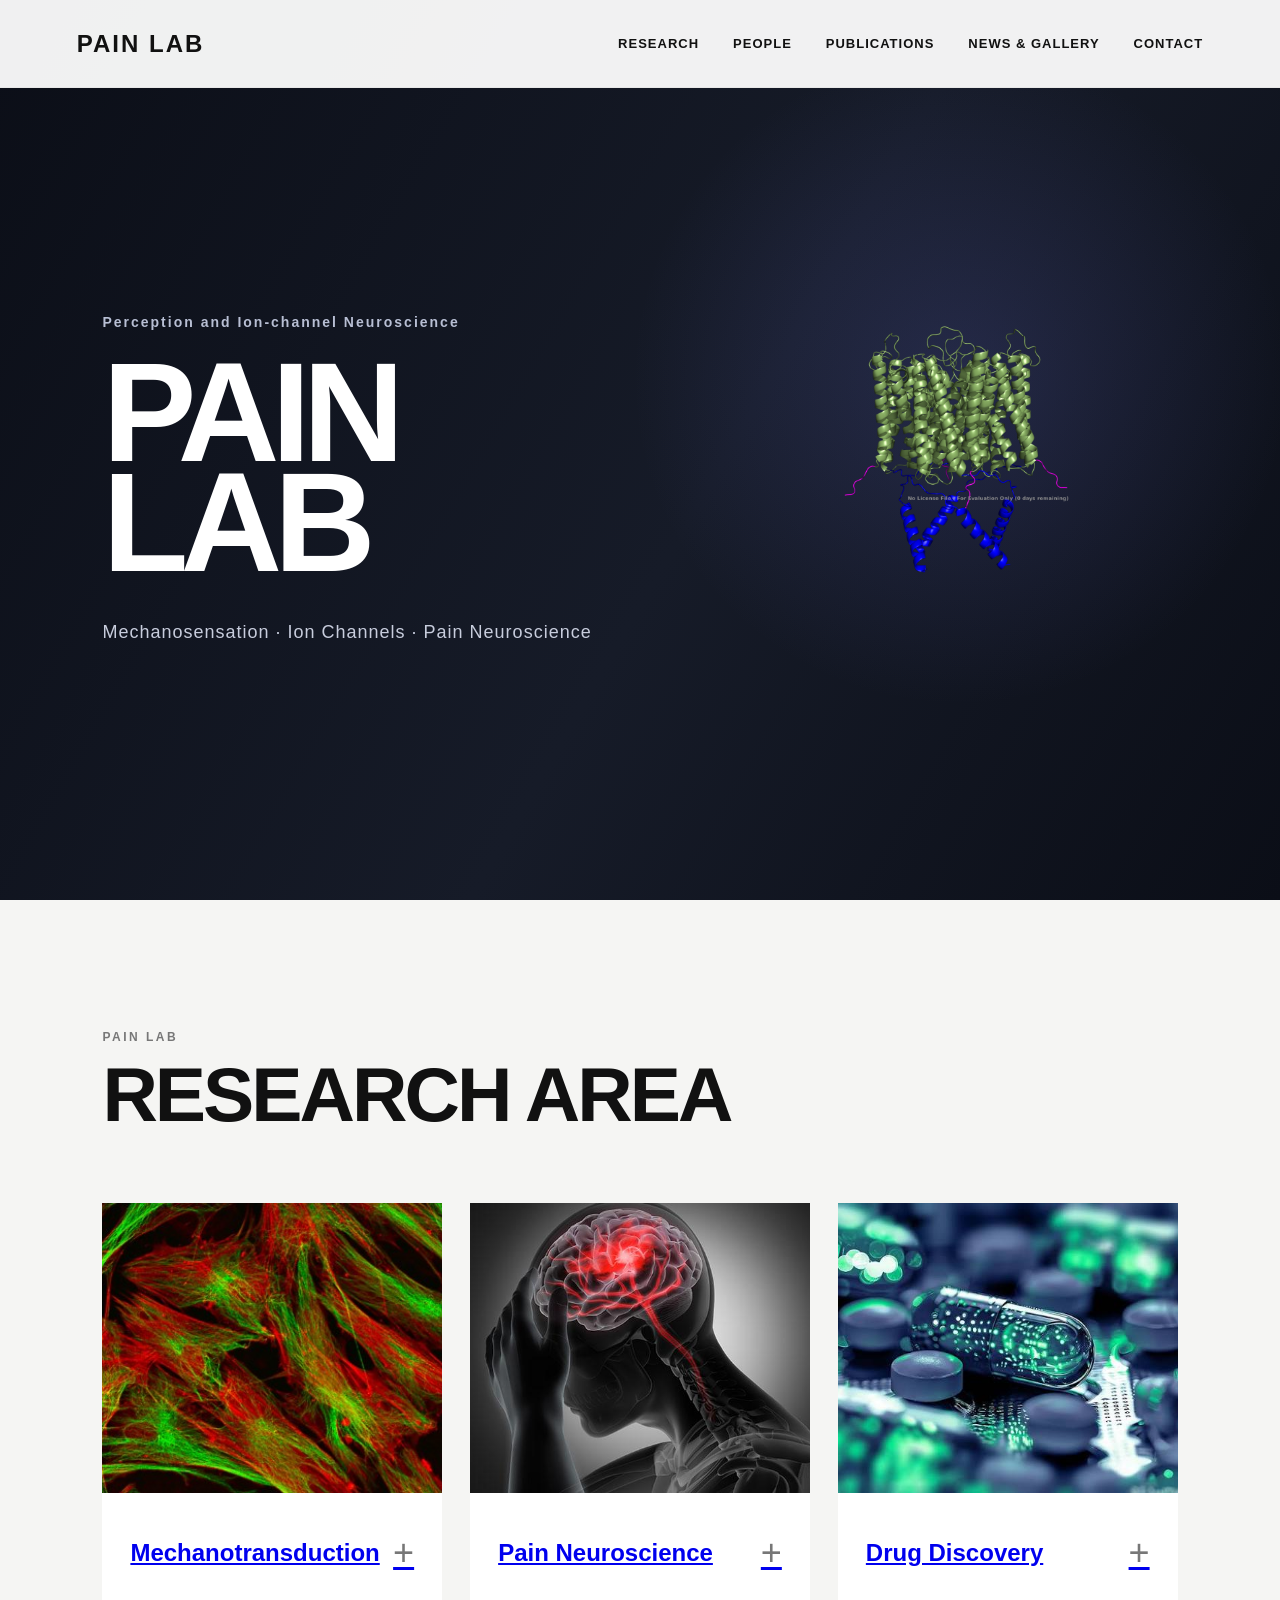
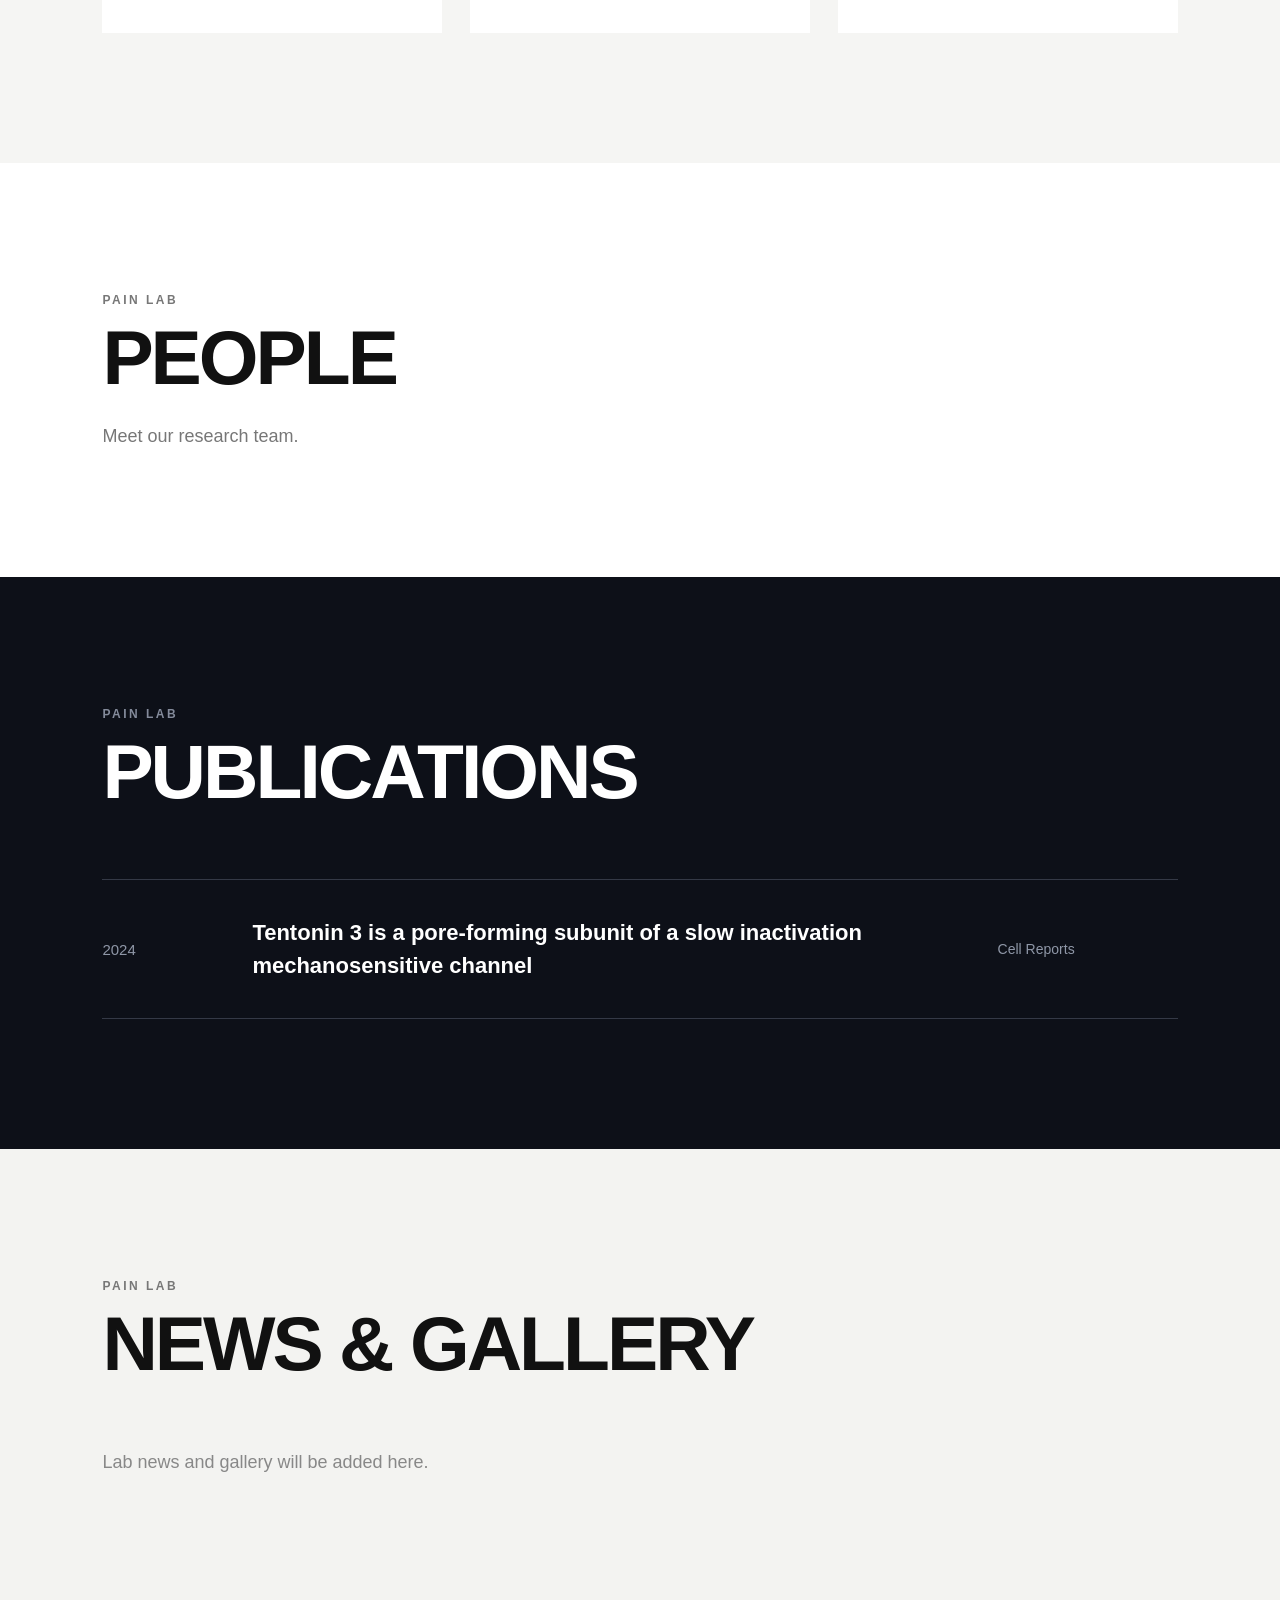
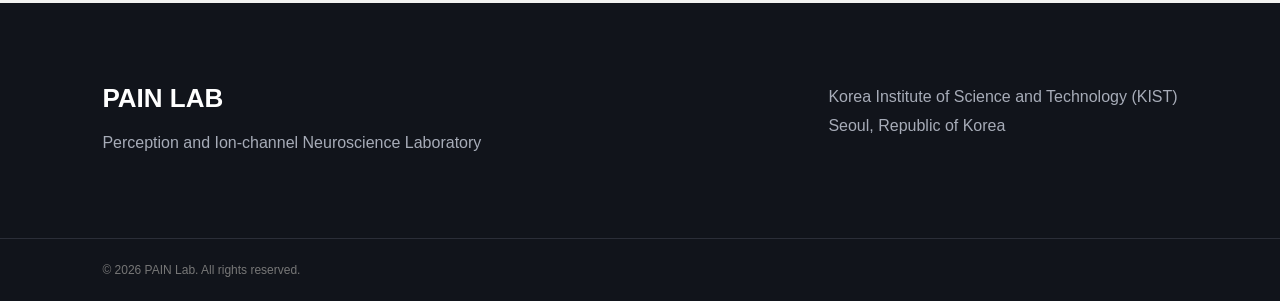
<file: index.html>
<!DOCTYPE html>
<html lang="en">

<head>
  <meta charset="UTF-8">
  <meta name="viewport" content="width=device-width, initial-scale=1.0">

  <title>PAIN Lab</title>

  <link rel="stylesheet" href="style.css">
</head>

<body>

  <!-- HEADER -->
  <header class="header">

    <div class="logo">
      PAIN LAB
    </div>

    <nav class="nav">
      <a href="#research">RESEARCH</a>
      <a href="#people">PEOPLE</a>
      <a href="#publications">PUBLICATIONS</a>
      <a href="#news">NEWS & GALLERY</a>
      <a href="#contact">CONTACT</a>
    </nav>

  </header>


  <!-- MAIN VISUAL -->
  <section class="main-visual">

    <div class="main-text">

      <p class="small-title">
        Perception and Ion-channel Neuroscience
      </p>

      <h1>
        PAIN<br>
        LAB
      </h1>

      <p class="subtitle">
        Mechanosensation · Ion Channels · Pain Neuroscience
      </p>

    </div>


    <div class="main-structure">

      <img
        src="images/ttn3-structure.png"
        alt="TTN3 structure"
      >

    </div>

  </section>


  <!-- RESEARCH -->
  <section id="research" class="research">

    <div class="section-title">

      <p>
        PAIN LAB
      </p>

      <h2>
        RESEARCH AREA
      </h2>

    </div>


    <div class="research-grid">


      <!-- MECHANOTRANSDUCTION -->
      <a
        href="mechanotransduction.html"
        class="research-card"
      >

        <img
          src="images/research1.jpg"
          alt="Mechanotransduction"
        >

        <div class="research-card-bottom">

          <h3>
            Mechanotransduction
          </h3>

          <span>
            +
          </span>

        </div>

      </a>


      <!-- PAIN NEUROSCIENCE -->
      <a
        href="pain-neuroscience.html"
        class="research-card"
      >

        <img
          src="images/research2.jpg"
          alt="Pain Neuroscience"
        >

        <div class="research-card-bottom">

          <h3>
            Pain Neuroscience
          </h3>

          <span>
            +
          </span>

        </div>

      </a>


      <!-- DRUG DISCOVERY -->
      <a
        href="drug-discovery.html"
        class="research-card"
      >

        <img
          src="images/research3.jpg"
          alt="Drug Discovery"
        >

        <div class="research-card-bottom">

          <h3>
            Drug Discovery
          </h3>

          <span>
            +
          </span>

        </div>

      </a>


    </div>

  </section>


  <!-- PEOPLE -->
  <section id="people" class="simple-section">

    <p class="section-small">
      PAIN LAB
    </p>

    <h2>
      PEOPLE
    </h2>

    <p>
      Meet our research team.
    </p>

  </section>


  <!-- PUBLICATIONS -->
  <section id="publications" class="publications">

    <div class="section-title">

      <p>
        PAIN LAB
      </p>

      <h2>
        PUBLICATIONS
      </h2>

    </div>


    <div class="publication-item">

      <span>
        2024
      </span>

      <h3>
        Tentonin 3 is a pore-forming subunit of a slow inactivation mechanosensitive channel
      </h3>

      <p>
        Cell Reports
      </p>

    </div>

  </section>


  <!-- NEWS -->
  <section id="news" class="news">

    <div class="section-title">

      <p>
        PAIN LAB
      </p>

      <h2>
        NEWS & GALLERY
      </h2>

    </div>


    <p class="placeholder">
      Lab news and gallery will be added here.
    </p>

  </section>


  <!-- CONTACT -->
  <footer id="contact">

    <div class="footer-inner">


      <div>

        <h3>
          PAIN LAB
        </h3>

        <p>
          Perception and Ion-channel Neuroscience Laboratory
        </p>

      </div>


      <div>

        <p>
          Korea Institute of Science and Technology (KIST)
        </p>

        <p>
          Seoul, Republic of Korea
        </p>

      </div>


    </div>


    <div class="copyright">
      © 2026 PAIN Lab. All rights reserved.
    </div>

  </footer>


</body>

</html>
</file>
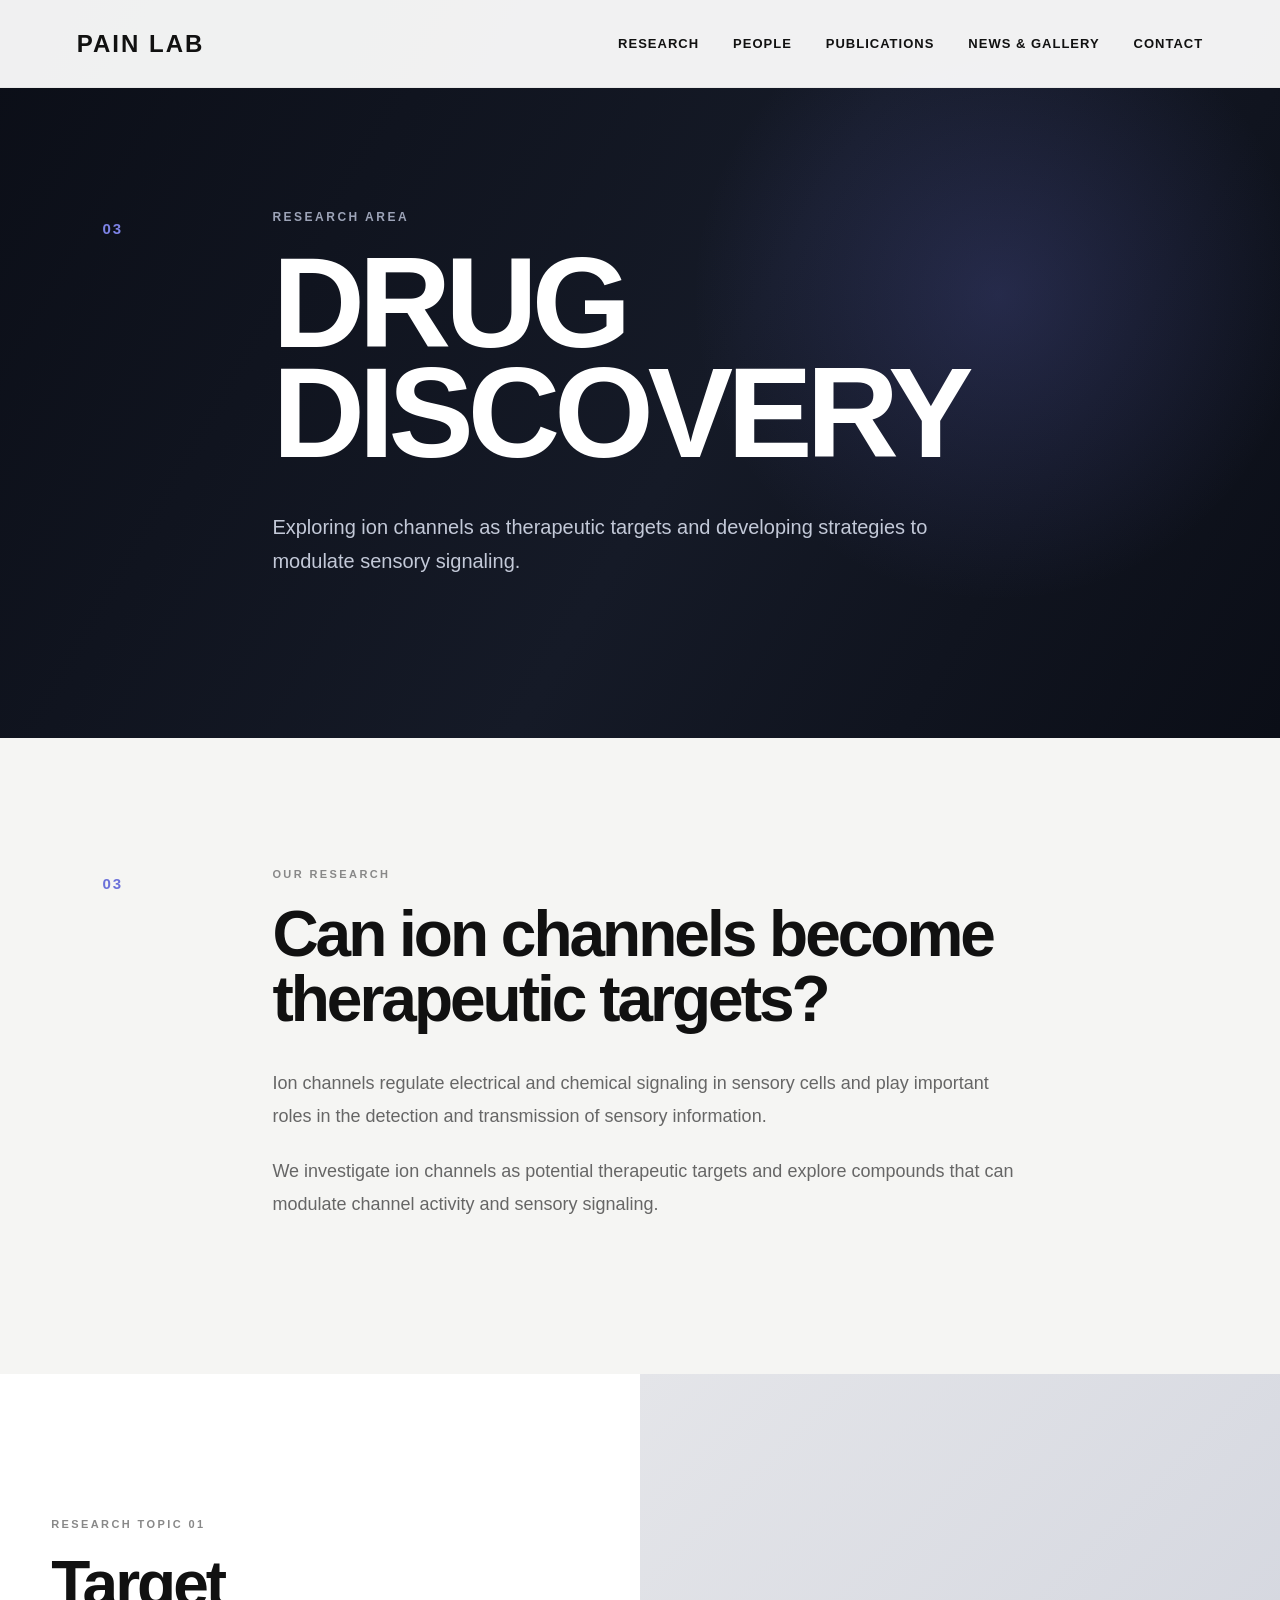
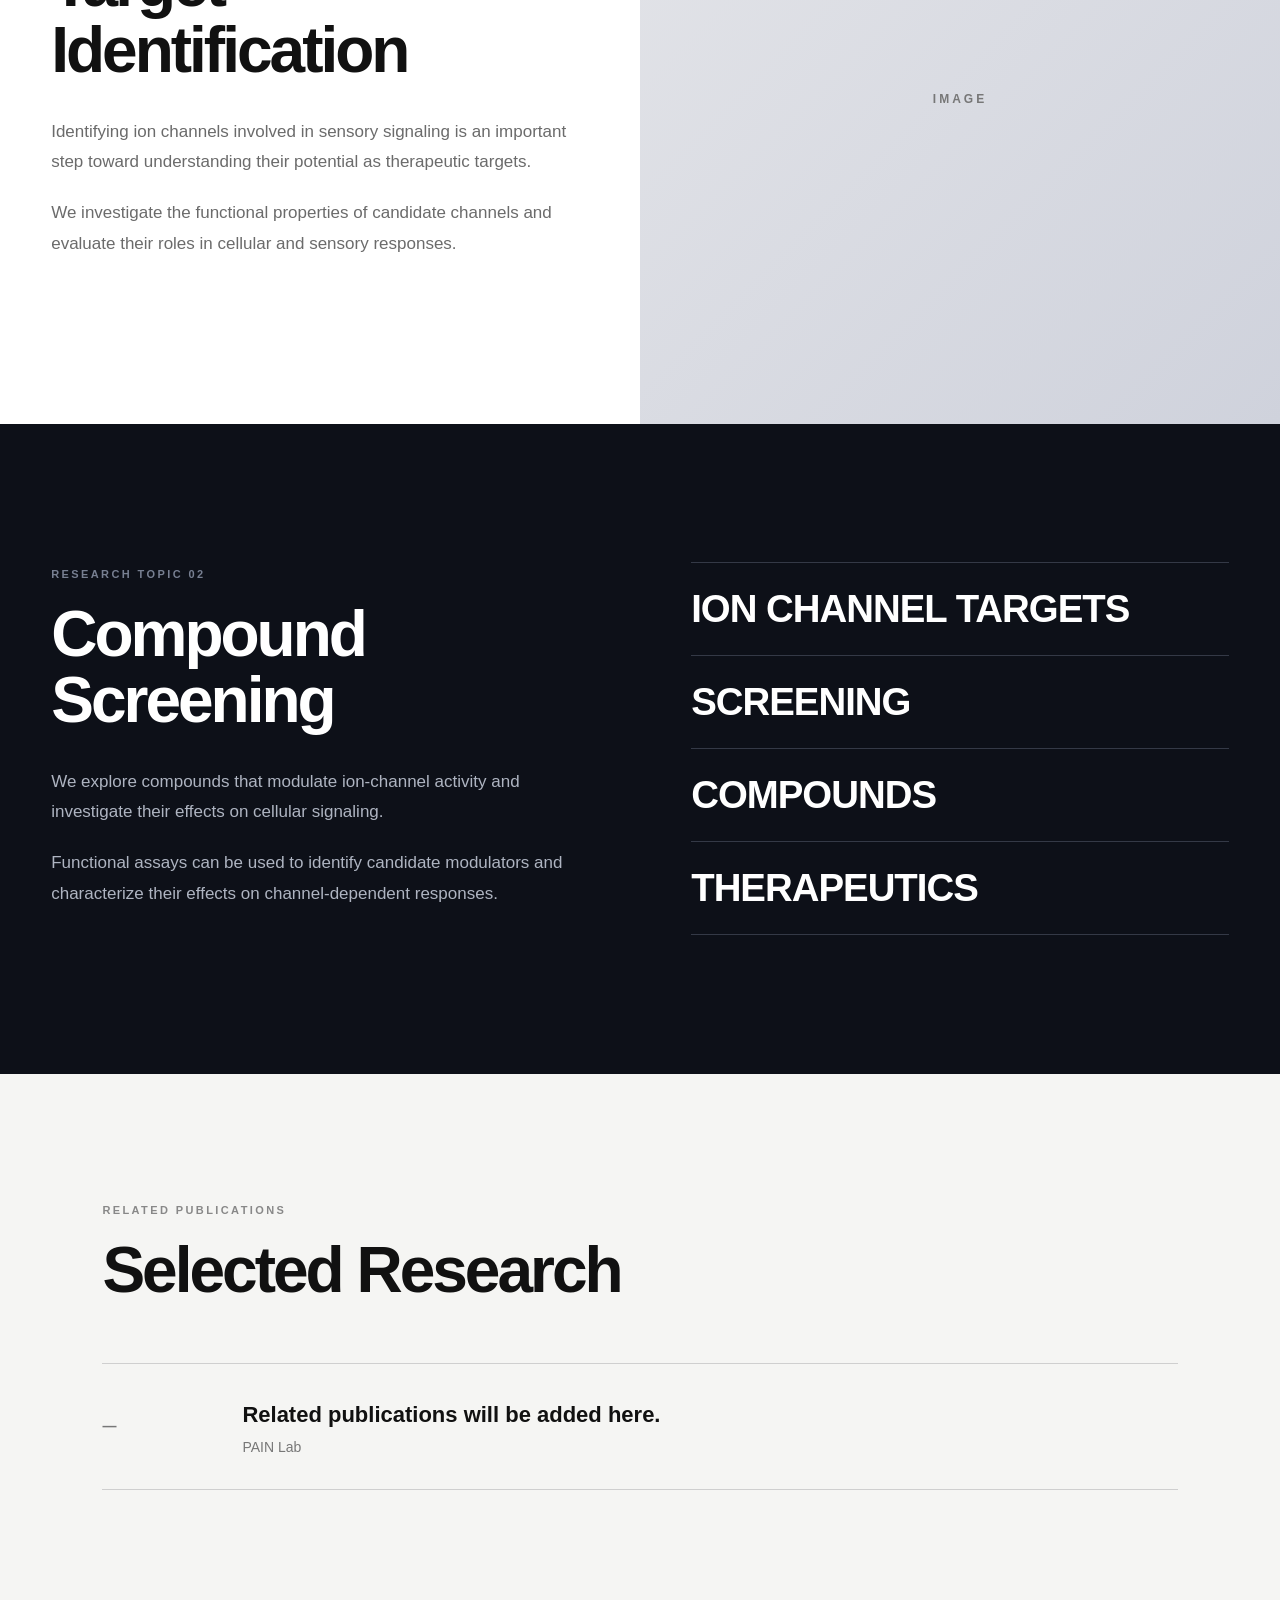
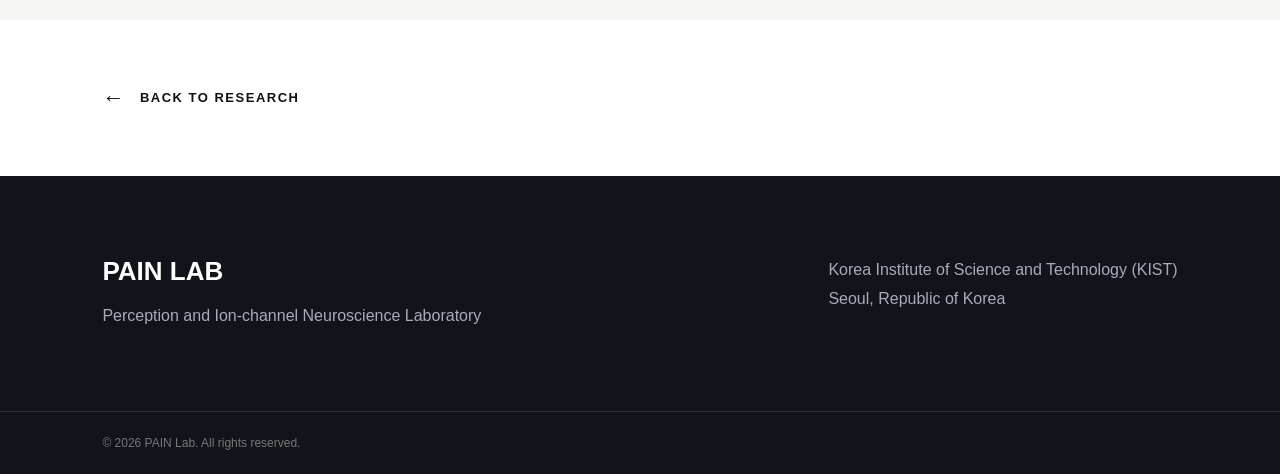
<file: drug-discovery.html>
<!DOCTYPE html>
<html lang="en">

<head>
  <meta charset="UTF-8">
  <meta name="viewport" content="width=device-width, initial-scale=1.0">

  <title>Drug Discovery | PAIN Lab</title>

  <link rel="stylesheet" href="style.css">
</head>

<body>


  <!-- =========================
       HEADER
  ========================== -->

  <header class="header">

    <a href="index.html" class="logo">
      PAIN LAB
    </a>

    <nav class="nav">

      <a href="index.html#research">
        RESEARCH
      </a>

      <a href="index.html#people">
        PEOPLE
      </a>

      <a href="index.html#publications">
        PUBLICATIONS
      </a>

      <a href="index.html#news">
        NEWS & GALLERY
      </a>

      <a href="index.html#contact">
        CONTACT
      </a>

    </nav>

  </header>



  <!-- =========================
       RESEARCH HERO
  ========================== -->

  <section class="research-page-hero">

    <div class="research-page-number">
      03
    </div>

    <div class="research-page-heading">

      <p>
        RESEARCH AREA
      </p>

      <h1>
        DRUG<br>
        DISCOVERY
      </h1>

      <p class="research-page-intro">
        Exploring ion channels as therapeutic targets
        and developing strategies to modulate sensory signaling.
      </p>

    </div>

  </section>



  <!-- =========================
       INTRODUCTION
  ========================== -->

  <section class="research-page-section">

    <div class="research-section-number">
      03
    </div>

    <div class="research-section-content">

      <p class="research-section-label">
        OUR RESEARCH
      </p>

      <h2>
        Can ion channels become<br>
        therapeutic targets?
      </h2>

      <p class="research-body-text">
        Ion channels regulate electrical and chemical signaling
        in sensory cells and play important roles in the detection
        and transmission of sensory information.
      </p>

      <p class="research-body-text">
        We investigate ion channels as potential therapeutic targets
        and explore compounds that can modulate channel activity
        and sensory signaling.
      </p>

    </div>

  </section>



  <!-- =========================
       RESEARCH TOPIC 01
  ========================== -->

  <section class="research-topic">

    <div class="research-topic-text">

      <p class="research-section-label">
        RESEARCH TOPIC 01
      </p>

      <h2>
        Target<br>
        Identification
      </h2>

      <p>
        Identifying ion channels involved in sensory signaling
        is an important step toward understanding their potential
        as therapeutic targets.
      </p>

      <p>
        We investigate the functional properties of candidate
        channels and evaluate their roles in cellular
        and sensory responses.
      </p>

    </div>

    <div class="research-topic-visual">

      <span>
        IMAGE
      </span>

    </div>

  </section>



  <!-- =========================
       RESEARCH TOPIC 02
  ========================== -->

  <section class="research-topic research-topic-dark">

    <div class="research-topic-text">

      <p class="research-section-label">
        RESEARCH TOPIC 02
      </p>

      <h2>
        Compound<br>
        Screening
      </h2>

      <p>
        We explore compounds that modulate ion-channel activity
        and investigate their effects on cellular signaling.
      </p>

      <p>
        Functional assays can be used to identify candidate
        modulators and characterize their effects on
        channel-dependent responses.
      </p>

    </div>

    <div class="research-topic-keywords">

      <span>ION CHANNEL TARGETS</span>

      <span>SCREENING</span>

      <span>COMPOUNDS</span>

      <span>THERAPEUTICS</span>

    </div>

  </section>



  <!-- =========================
       RELATED PUBLICATION
  ========================== -->

  <section class="research-publication">

    <p class="research-section-label">
      RELATED PUBLICATIONS
    </p>

    <h2>
      Selected Research
    </h2>

    <div class="research-publication-item">

      <div class="publication-year">
        —
      </div>

      <div class="publication-title">

        <h3>
          Related publications will be added here.
        </h3>

        <p>
          PAIN Lab
        </p>

      </div>

    </div>

  </section>



  <!-- =========================
       BACK TO RESEARCH
  ========================== -->

  <section class="research-back">

    <a href="index.html#research">

      <span>
        ←
      </span>

      BACK TO RESEARCH

    </a>

  </section>



  <!-- =========================
       FOOTER
  ========================== -->

  <footer id="contact">

    <div class="footer-inner">

      <div>

        <h3>
          PAIN LAB
        </h3>

        <p>
          Perception and Ion-channel Neuroscience Laboratory
        </p>

      </div>

      <div>

        <p>
          Korea Institute of Science and Technology (KIST)
        </p>

        <p>
          Seoul, Republic of Korea
        </p>

      </div>

    </div>

    <div class="copyright">
      © 2026 PAIN Lab. All rights reserved.
    </div>

  </footer>


</body>

</html>
</file>
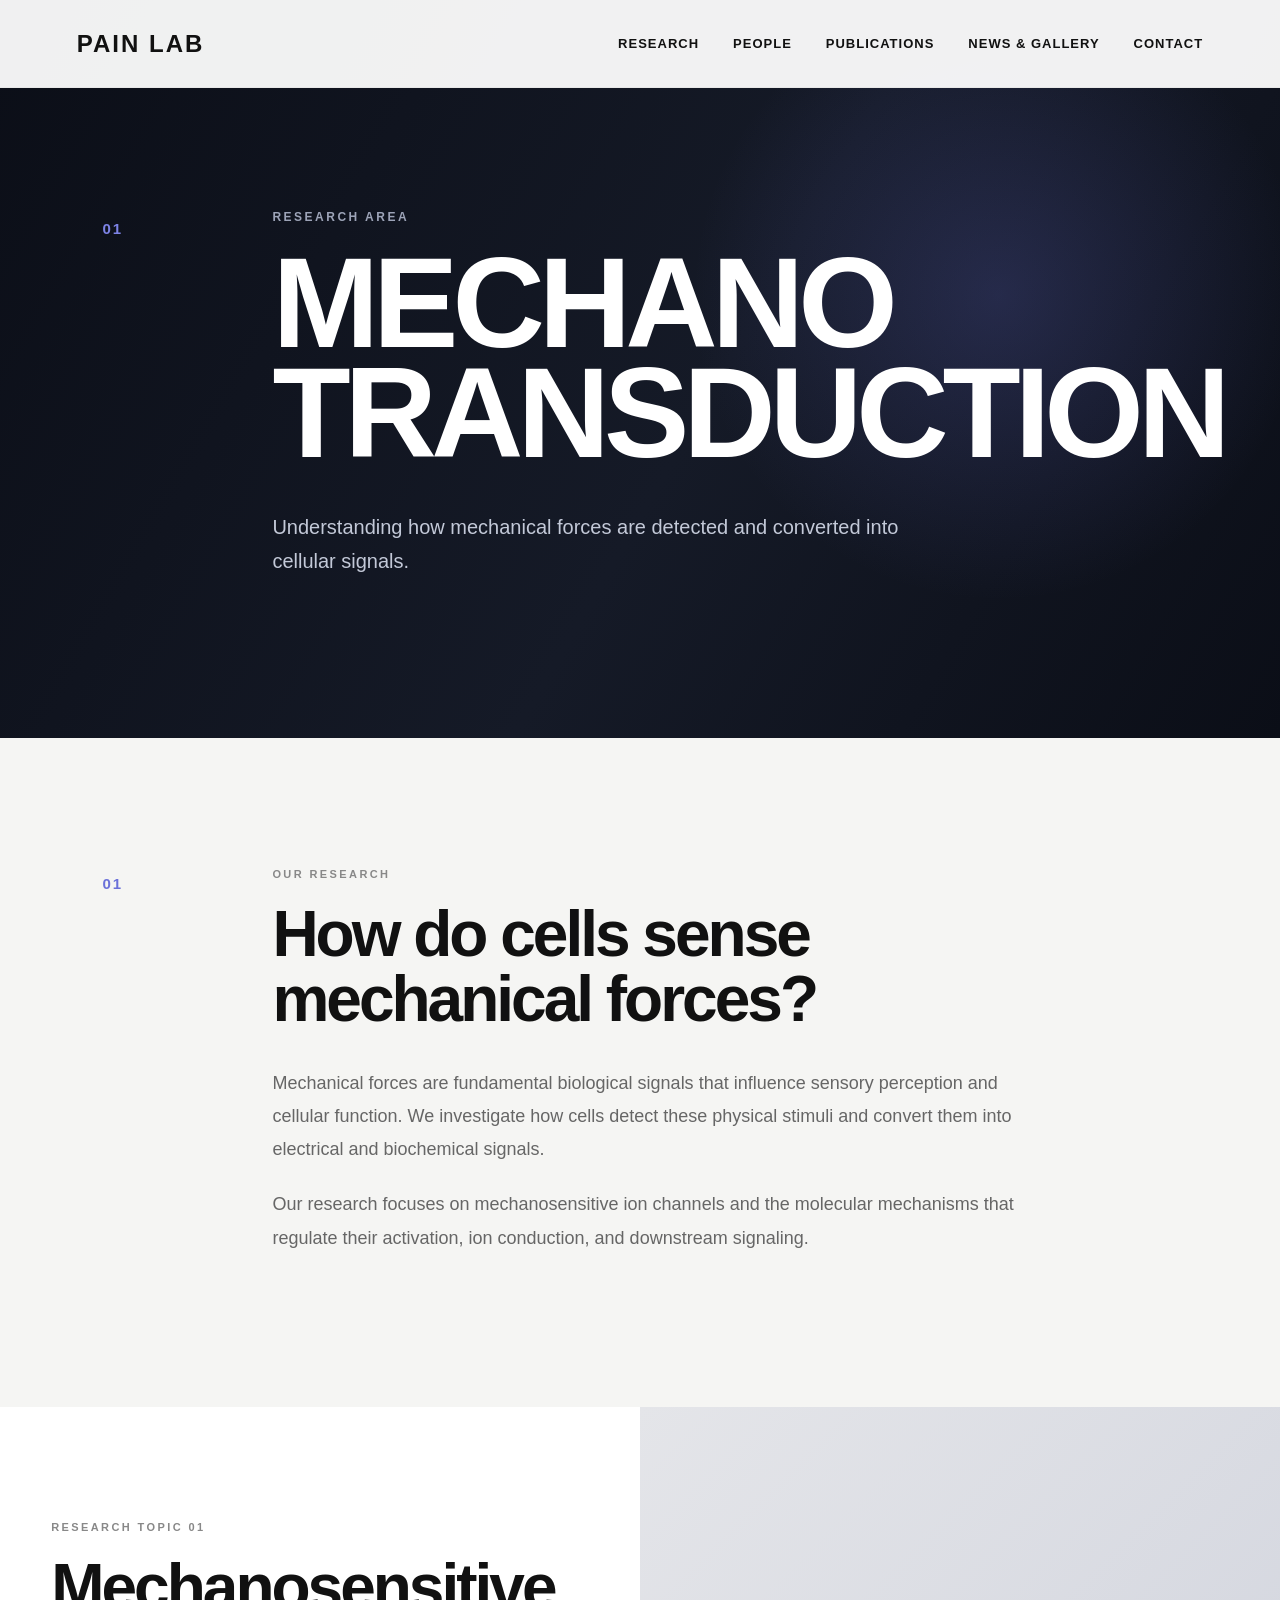
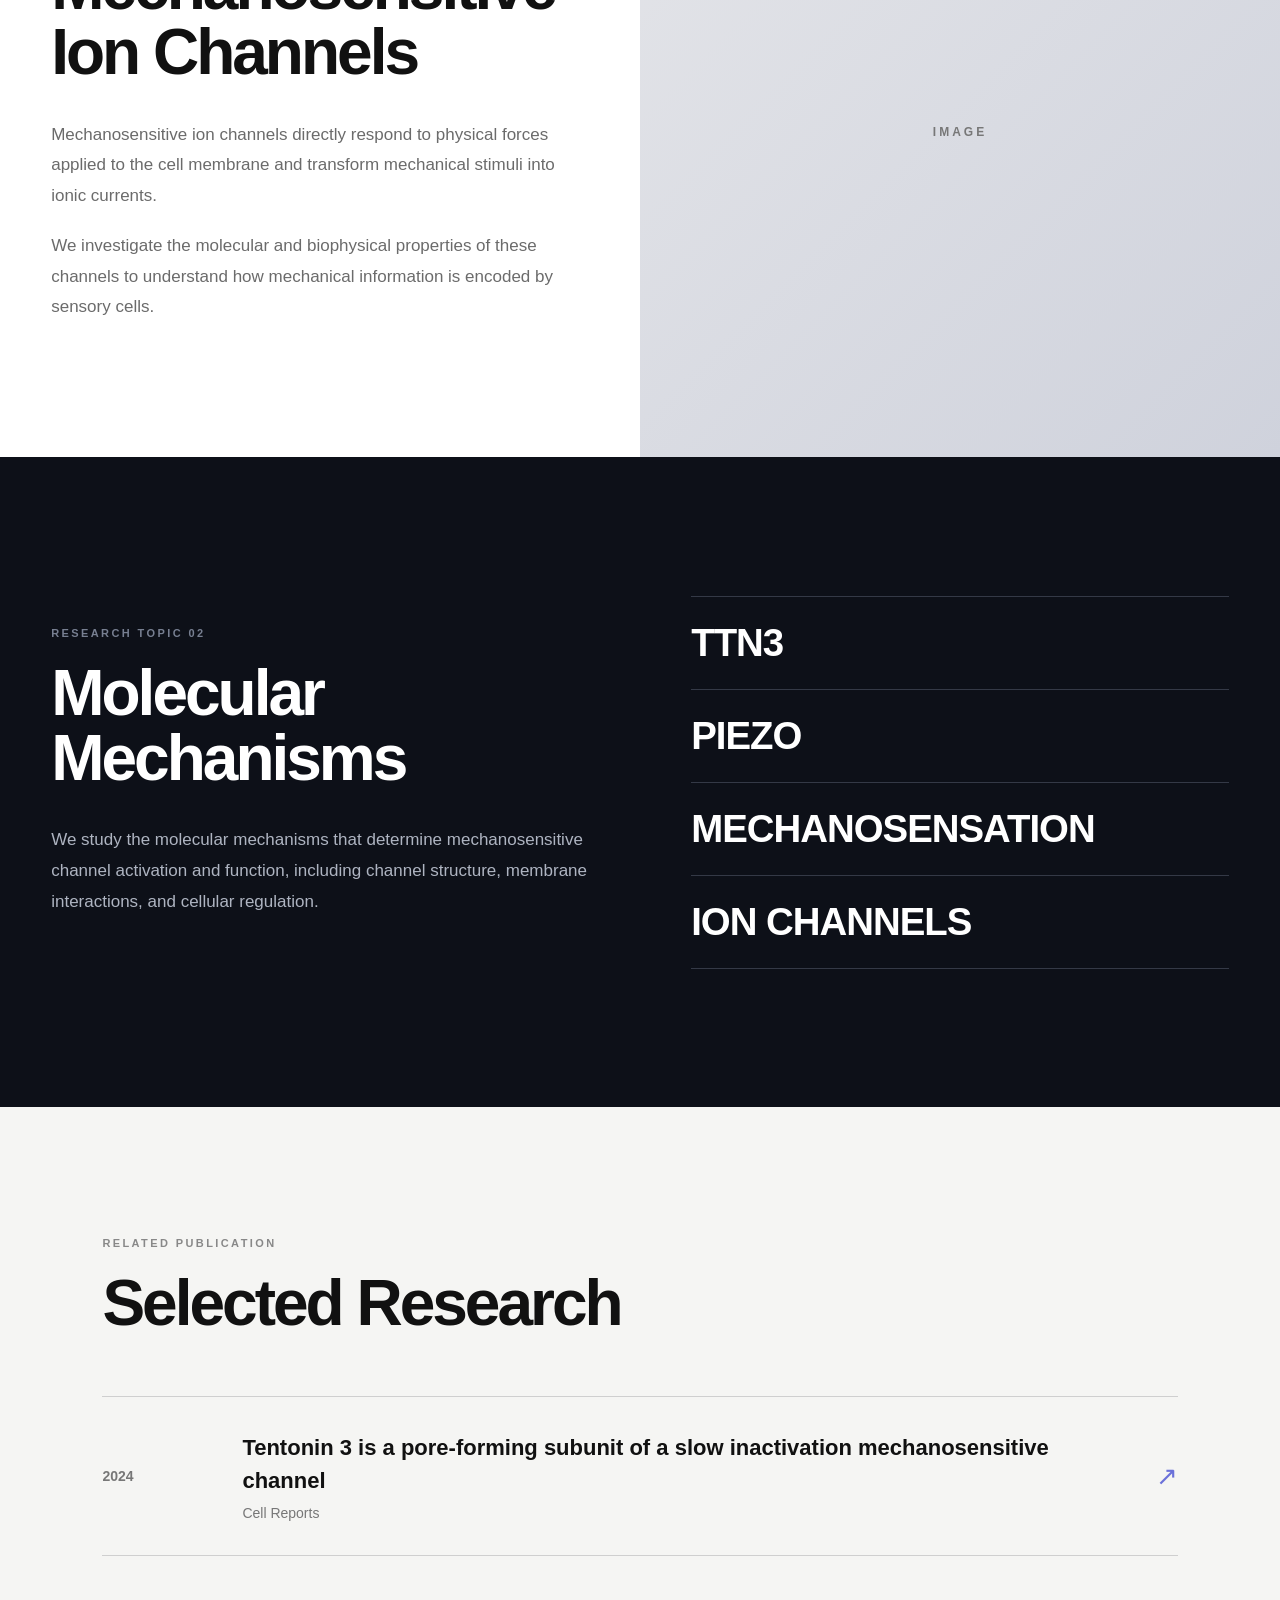
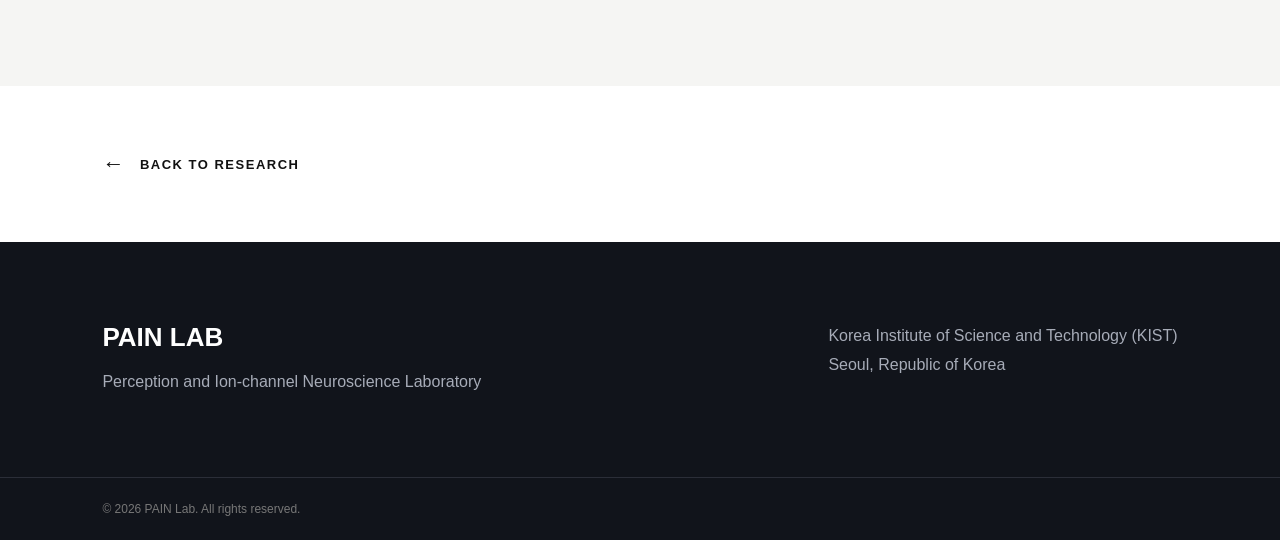
<file: mechanotransduction.html>
<!DOCTYPE html>
<html lang="en">

<head>
  <meta charset="UTF-8">
  <meta name="viewport" content="width=device-width, initial-scale=1.0">

  <title>Mechanotransduction | PAIN Lab</title>

  <link rel="stylesheet" href="style.css">
</head>

<body>


  <!-- =========================
       HEADER
  ========================== -->

  <header class="header">

    <a href="index.html" class="logo">
      PAIN LAB
    </a>

    <nav class="nav">

      <a href="index.html#research">
        RESEARCH
      </a>

      <a href="index.html#people">
        PEOPLE
      </a>

      <a href="index.html#publications">
        PUBLICATIONS
      </a>

      <a href="index.html#news">
        NEWS & GALLERY
      </a>

      <a href="index.html#contact">
        CONTACT
      </a>

    </nav>

  </header>



  <!-- =========================
       RESEARCH HERO
  ========================== -->

  <section class="research-page-hero">

    <div class="research-page-number">
      01
    </div>

    <div class="research-page-heading">

      <p>
        RESEARCH AREA
      </p>

      <h1>
        MECHANO<br>
        TRANSDUCTION
      </h1>

      <p class="research-page-intro">
        Understanding how mechanical forces are detected
        and converted into cellular signals.
      </p>

    </div>

  </section>



  <!-- =========================
       INTRODUCTION
  ========================== -->

  <section class="research-page-section">

    <div class="research-section-number">
      01
    </div>


    <div class="research-section-content">

      <p class="research-section-label">
        OUR RESEARCH
      </p>

      <h2>
        How do cells sense<br>
        mechanical forces?
      </h2>

      <p class="research-body-text">
        Mechanical forces are fundamental biological signals
        that influence sensory perception and cellular function.
        We investigate how cells detect these physical stimuli
        and convert them into electrical and biochemical signals.
      </p>

      <p class="research-body-text">
        Our research focuses on mechanosensitive ion channels
        and the molecular mechanisms that regulate their
        activation, ion conduction, and downstream signaling.
      </p>

    </div>

  </section>



  <!-- =========================
       RESEARCH TOPIC 01
  ========================== -->

  <section class="research-topic">

    <div class="research-topic-text">

      <p class="research-section-label">
        RESEARCH TOPIC 01
      </p>

      <h2>
        Mechanosensitive<br>
        Ion Channels
      </h2>

      <p>
        Mechanosensitive ion channels directly respond to
        physical forces applied to the cell membrane and
        transform mechanical stimuli into ionic currents.
      </p>

      <p>
        We investigate the molecular and biophysical properties
        of these channels to understand how mechanical
        information is encoded by sensory cells.
      </p>

    </div>


    <div class="research-topic-visual">

      <span>
        IMAGE
      </span>

    </div>

  </section>



  <!-- =========================
       RESEARCH TOPIC 02
  ========================== -->

  <section class="research-topic research-topic-dark">

    <div class="research-topic-text">

      <p class="research-section-label">
        RESEARCH TOPIC 02
      </p>

      <h2>
        Molecular<br>
        Mechanisms
      </h2>

      <p>
        We study the molecular mechanisms that determine
        mechanosensitive channel activation and function,
        including channel structure, membrane interactions,
        and cellular regulation.
      </p>

    </div>


    <div class="research-topic-keywords">

      <span>TTN3</span>

      <span>PIEZO</span>

      <span>MECHANOSENSATION</span>

      <span>ION CHANNELS</span>

    </div>

  </section>



  <!-- =========================
       RELATED PUBLICATION
  ========================== -->

  <section class="research-publication">

    <p class="research-section-label">
      RELATED PUBLICATION
    </p>

    <h2>
      Selected Research
    </h2>


    <a
      href="https://doi.org/10.1016/j.celrep.2024.114334"
      target="_blank"
      rel="noopener noreferrer"
      class="research-publication-item"
    >

      <div class="publication-year">
        2024
      </div>

      <div class="publication-title">

        <h3>
          Tentonin 3 is a pore-forming subunit of a slow
          inactivation mechanosensitive channel
        </h3>

        <p>
          Cell Reports
        </p>

      </div>

      <div class="publication-arrow">
        ↗
      </div>

    </a>

  </section>



  <!-- =========================
       BACK TO RESEARCH
  ========================== -->

  <section class="research-back">

    <a href="index.html#research">

      <span>
        ←
      </span>

      BACK TO RESEARCH

    </a>

  </section>



  <!-- =========================
       FOOTER
  ========================== -->

  <footer id="contact">

    <div class="footer-inner">

      <div>

        <h3>
          PAIN LAB
        </h3>

        <p>
          Perception and Ion-channel Neuroscience Laboratory
        </p>

      </div>


      <div>

        <p>
          Korea Institute of Science and Technology (KIST)
        </p>

        <p>
          Seoul, Republic of Korea
        </p>

      </div>

    </div>


    <div class="copyright">
      © 2026 PAIN Lab. All rights reserved.
    </div>

  </footer>


</body>

</html>
</file>
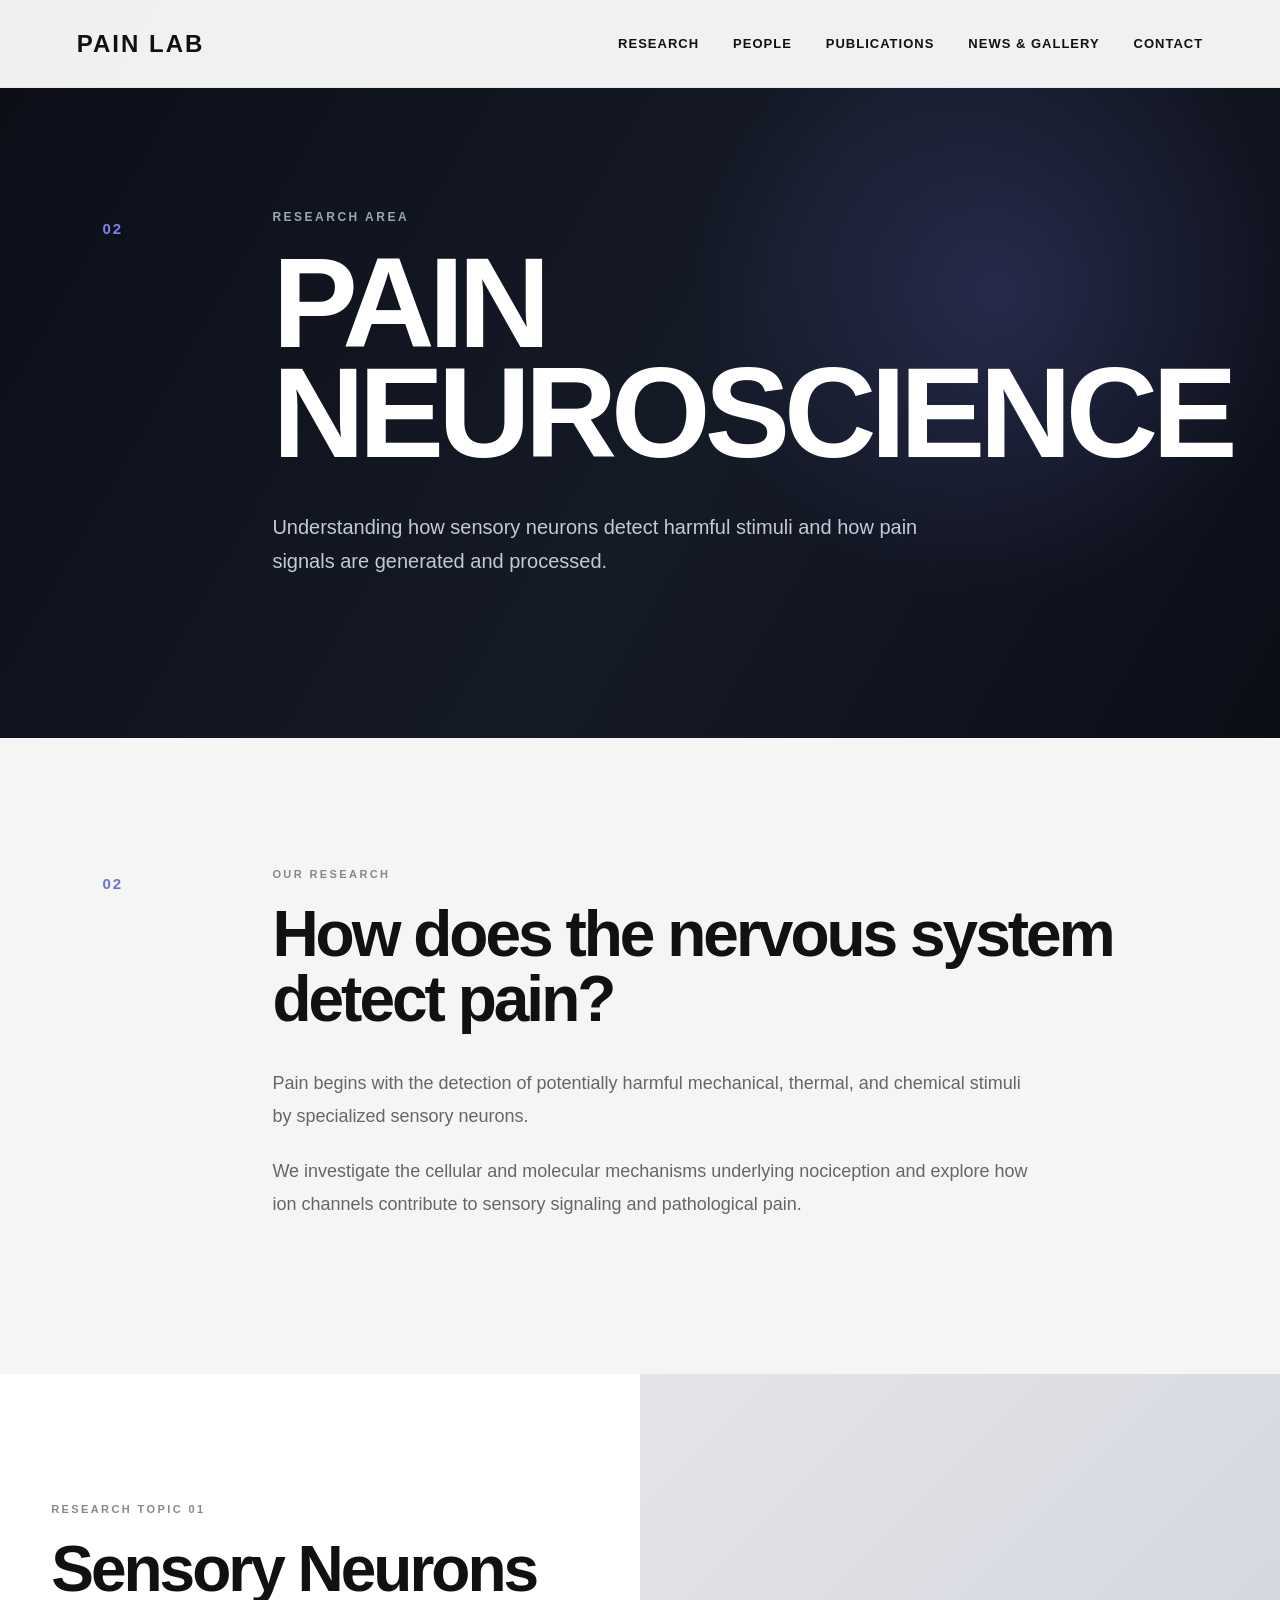
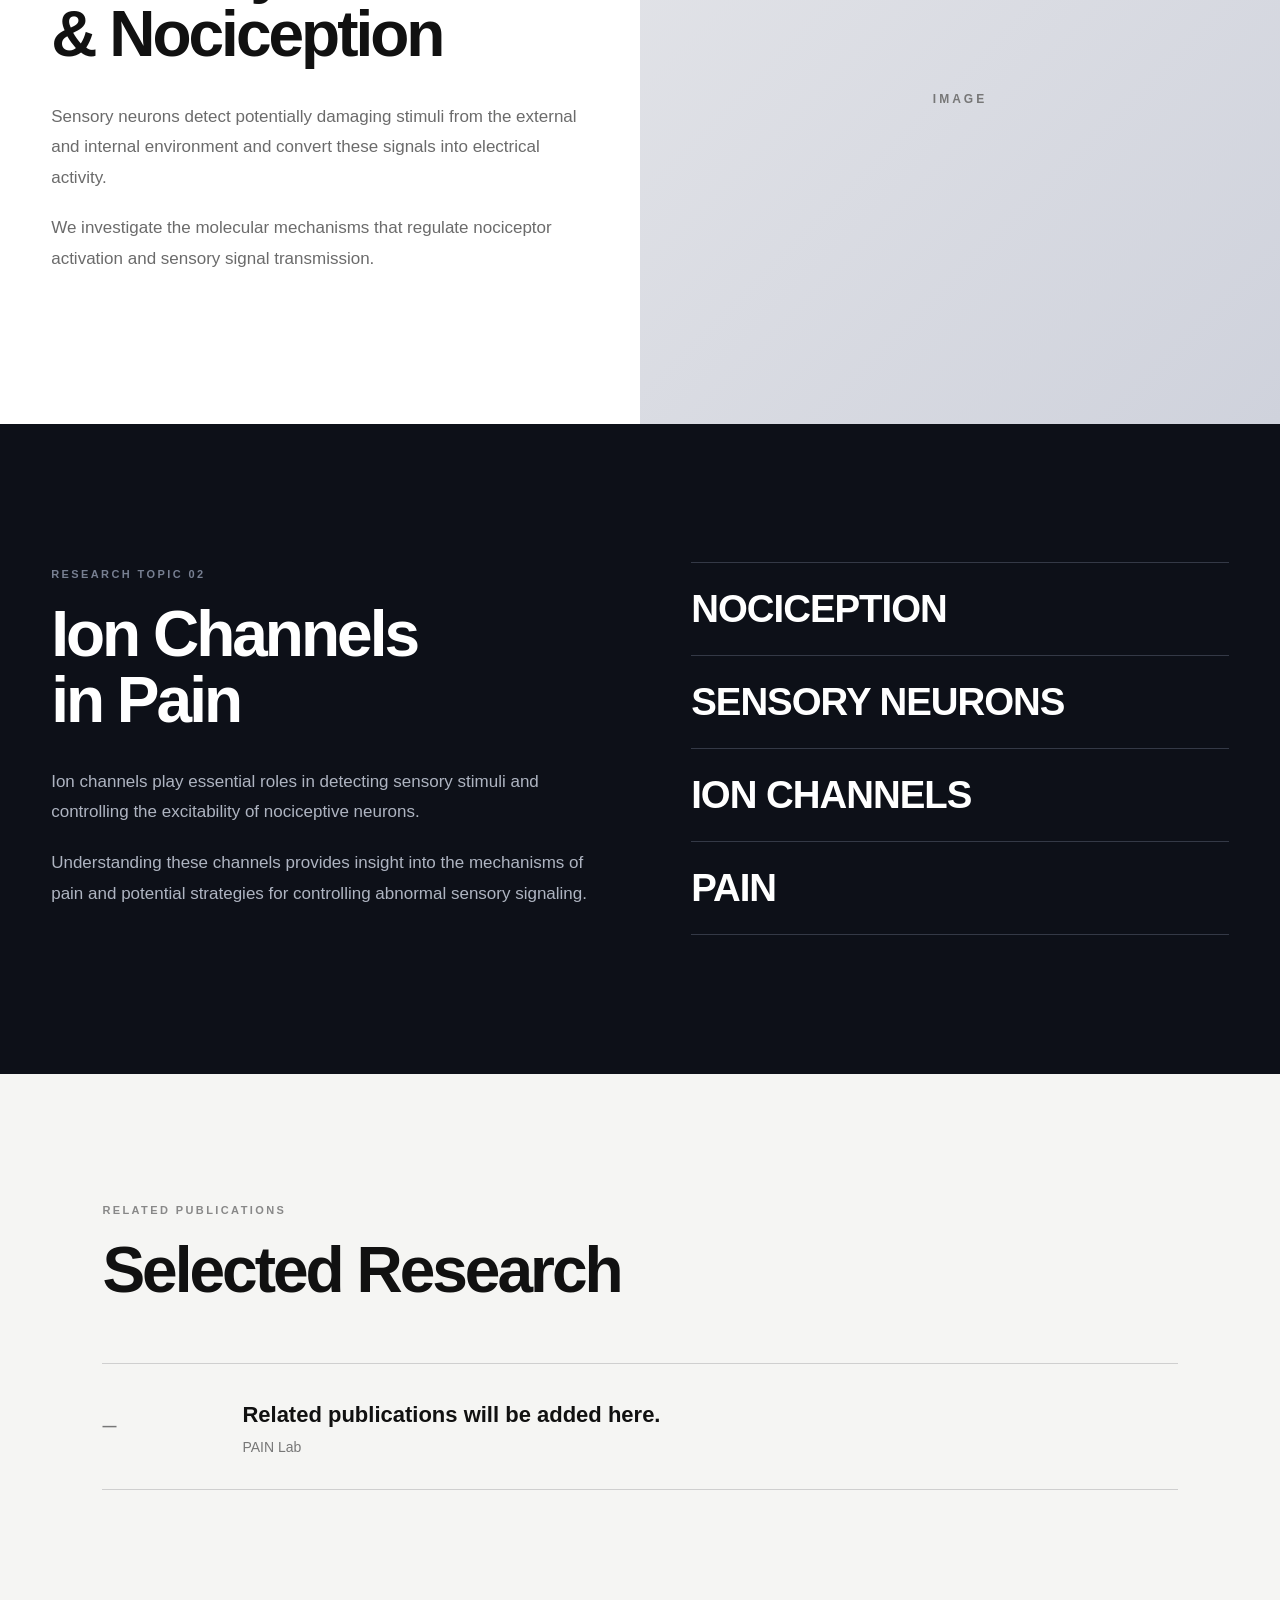
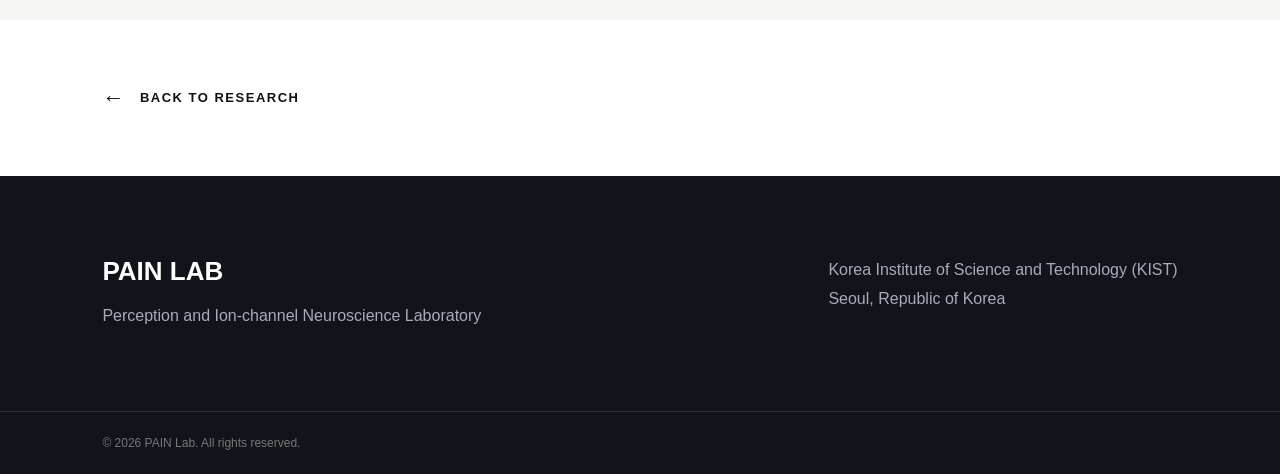
<file: pain-neuroscience.html>
<!DOCTYPE html>
<html lang="en">

<head>
  <meta charset="UTF-8">
  <meta name="viewport" content="width=device-width, initial-scale=1.0">

  <title>Pain Neuroscience | PAIN Lab</title>

  <link rel="stylesheet" href="style.css">
</head>

<body>


  <!-- =========================
       HEADER
  ========================== -->

  <header class="header">

    <a href="index.html" class="logo">
      PAIN LAB
    </a>

    <nav class="nav">

      <a href="index.html#research">
        RESEARCH
      </a>

      <a href="index.html#people">
        PEOPLE
      </a>

      <a href="index.html#publications">
        PUBLICATIONS
      </a>

      <a href="index.html#news">
        NEWS & GALLERY
      </a>

      <a href="index.html#contact">
        CONTACT
      </a>

    </nav>

  </header>



  <!-- =========================
       RESEARCH HERO
  ========================== -->

  <section class="research-page-hero">

    <div class="research-page-number">
      02
    </div>

    <div class="research-page-heading">

      <p>
        RESEARCH AREA
      </p>

      <h1>
        PAIN<br>
        NEUROSCIENCE
      </h1>

      <p class="research-page-intro">
        Understanding how sensory neurons detect harmful stimuli
        and how pain signals are generated and processed.
      </p>

    </div>

  </section>



  <!-- =========================
       INTRODUCTION
  ========================== -->

  <section class="research-page-section">

    <div class="research-section-number">
      02
    </div>

    <div class="research-section-content">

      <p class="research-section-label">
        OUR RESEARCH
      </p>

      <h2>
        How does the nervous system<br>
        detect pain?
      </h2>

      <p class="research-body-text">
        Pain begins with the detection of potentially harmful
        mechanical, thermal, and chemical stimuli by specialized
        sensory neurons.
      </p>

      <p class="research-body-text">
        We investigate the cellular and molecular mechanisms
        underlying nociception and explore how ion channels
        contribute to sensory signaling and pathological pain.
      </p>

    </div>

  </section>



  <!-- =========================
       RESEARCH TOPIC 01
  ========================== -->

  <section class="research-topic">

    <div class="research-topic-text">

      <p class="research-section-label">
        RESEARCH TOPIC 01
      </p>

      <h2>
        Sensory Neurons<br>
        & Nociception
      </h2>

      <p>
        Sensory neurons detect potentially damaging stimuli
        from the external and internal environment and convert
        these signals into electrical activity.
      </p>

      <p>
        We investigate the molecular mechanisms that regulate
        nociceptor activation and sensory signal transmission.
      </p>

    </div>

    <div class="research-topic-visual">

      <span>
        IMAGE
      </span>

    </div>

  </section>



  <!-- =========================
       RESEARCH TOPIC 02
  ========================== -->

  <section class="research-topic research-topic-dark">

    <div class="research-topic-text">

      <p class="research-section-label">
        RESEARCH TOPIC 02
      </p>

      <h2>
        Ion Channels<br>
        in Pain
      </h2>

      <p>
        Ion channels play essential roles in detecting sensory
        stimuli and controlling the excitability of nociceptive
        neurons.
      </p>

      <p>
        Understanding these channels provides insight into the
        mechanisms of pain and potential strategies for
        controlling abnormal sensory signaling.
      </p>

    </div>

    <div class="research-topic-keywords">

      <span>NOCICEPTION</span>

      <span>SENSORY NEURONS</span>

      <span>ION CHANNELS</span>

      <span>PAIN</span>

    </div>

  </section>



  <!-- =========================
       RELATED PUBLICATION
  ========================== -->

  <section class="research-publication">

    <p class="research-section-label">
      RELATED PUBLICATIONS
    </p>

    <h2>
      Selected Research
    </h2>

    <div class="research-publication-item">

      <div class="publication-year">
        —
      </div>

      <div class="publication-title">

        <h3>
          Related publications will be added here.
        </h3>

        <p>
          PAIN Lab
        </p>

      </div>

    </div>

  </section>



  <!-- =========================
       BACK TO RESEARCH
  ========================== -->

  <section class="research-back">

    <a href="index.html#research">

      <span>
        ←
      </span>

      BACK TO RESEARCH

    </a>

  </section>



  <!-- =========================
       FOOTER
  ========================== -->

  <footer id="contact">

    <div class="footer-inner">

      <div>

        <h3>
          PAIN LAB
        </h3>

        <p>
          Perception and Ion-channel Neuroscience Laboratory
        </p>

      </div>

      <div>

        <p>
          Korea Institute of Science and Technology (KIST)
        </p>

        <p>
          Seoul, Republic of Korea
        </p>

      </div>

    </div>

    <div class="copyright">
      © 2026 PAIN Lab. All rights reserved.
    </div>

  </footer>


</body>

</html>
</file>
<file: style.css>
* {
  margin: 0;
  padding: 0;
  box-sizing: border-box;
}

html {
  scroll-behavior: smooth;
}

body {
  font-family: Arial, Helvetica, sans-serif;
  color: #111;
  background: #fff;
}


/* =========================
   HEADER
========================= */

.header {
  position: fixed;
  top: 0;
  left: 0;

  width: 100%;
  height: 88px;

  display: flex;
  align-items: center;
  justify-content: space-between;

  padding: 0 6%;

  background: rgba(255, 255, 255, 0.94);
  border-bottom: 1px solid #e8e8e8;

  z-index: 1000;
}

.logo {
  font-size: 24px;
  font-weight: 800;
  letter-spacing: 2px;
}

.nav {
  display: flex;
  gap: 34px;
}

.nav a {
  color: #111;
  text-decoration: none;

  font-size: 13px;
  font-weight: 700;
  letter-spacing: 1px;

  transition: 0.25s;
}

.nav a:hover {
  color: #6b71d9;
}


/* =========================
   MAIN VISUAL
========================= */

.main-visual {
  position: relative;

  min-height: 100vh;

  display: flex;
  align-items: center;

  padding: 140px 8% 80px;

  overflow: hidden;

  background:
    radial-gradient(
      circle at 75% 42%,
      rgba(106, 113, 217, 0.2),
      transparent 30%
    ),
    linear-gradient(
      120deg,
      #0b0e17,
      #161b28 55%,
      #0b0e17
    );

  color: white;
}


/* =========================
   MAIN TEXT
========================= */

.main-text {
  position: relative;

  width: 48%;
  max-width: 760px;

  z-index: 2;
}

.small-title {
  margin-bottom: 28px;

  font-size: 14px;
  font-weight: 600;
  letter-spacing: 2px;

  color: #b8bfd4;
}

.main-text h1 {
  margin-bottom: 42px;

  font-size: clamp(80px, 11vw, 180px);
  line-height: 0.78;

  letter-spacing: -8px;
  font-weight: 900;
}

.subtitle {
  font-size: 18px;
  line-height: 1.5;
  letter-spacing: 1px;

  color: #c8cddd;
}


/* =========================
   TTN3 STRUCTURE
========================= */

.main-structure {
  position: absolute;

  top: 50%;
  right: 2%;

  width: min(48vw, 760px);

  transform: translateY(-50%);

  z-index: 1;
}

.main-structure img {
  display: block;

  width: 100%;
  height: auto;

  object-fit: contain;
}


/* =========================
   SECTION COMMON
========================= */

.section-title {
  margin-bottom: 70px;
}

.section-title p,
.section-small {
  margin-bottom: 12px;

  font-size: 12px;
  font-weight: 700;
  letter-spacing: 2.5px;

  color: #777;
}

.section-title h2,
.simple-section h2 {
  font-size: clamp(45px, 6vw, 78px);

  line-height: 1;

  letter-spacing: -3px;
}


/* =========================
   RESEARCH
========================= */

.research {
  padding: 130px 8%;

  background: #f5f5f3;
}


/* RESEARCH CARDS */

.research-grid {
  display: grid;

  grid-template-columns: repeat(3, 1fr);

  gap: 28px;
}

.research-card {
  position: relative;

  min-height: 430px;

  overflow: hidden;

  background: #fff;

  cursor: pointer;

  transition:
    transform 0.35s ease,
    box-shadow 0.35s ease;
}

.research-card:hover {
  transform: translateY(-8px);
}

.research-card img {
  display: block;

  width: 100%;
  height: 290px;

  object-fit: cover;

  transition:
    transform 0.5s ease,
    opacity 0.35s ease;
}

.research-card:hover img {
  transform: scale(1.04);
}


/* RESEARCH CARD BOTTOM */

.research-card-bottom {
  display: flex;
  align-items: center;
  justify-content: space-between;

  min-height: 120px;

  padding: 28px;
}

.research-card h3 {
  padding: 0;

  font-size: 24px;
  font-weight: 700;
  line-height: 1.25;

  transition: color 0.3s ease;
}

.research-card span {
  display: inline-block;

  margin: 0;

  font-size: 36px;
  font-weight: 200;
  line-height: 1;

  color: #777;

  transition:
    transform 0.3s ease,
    color 0.3s ease;
}

.research-card:hover span {
  color: #6b71d9;

  transform: rotate(90deg);
}


/* ACTIVE RESEARCH CARD */

.research-card.active {
  box-shadow: 0 0 0 2px #6b71d9;
}

.research-card.active h3 {
  color: #6b71d9;
}

.research-card.active span {
  color: #6b71d9;

  transform: rotate(45deg);
}


/* =========================
   RESEARCH DETAIL
========================= */

.research-detail {
  display: grid;

  grid-template-columns: 110px minmax(0, 1fr);

  gap: 50px;

  margin-top: 70px;
  padding-top: 55px;

  border-top: 1px solid #cfcfcf;

  opacity: 1;

  transition: opacity 0.18s ease;
}

.research-detail-number {
  padding-top: 8px;

  font-size: 15px;
  font-weight: 700;
  letter-spacing: 2px;

  color: #6b71d9;
}

.research-detail-content {
  max-width: 900px;
}

.research-detail-label {
  margin-bottom: 18px;

  font-size: 11px;
  font-weight: 700;
  letter-spacing: 2.5px;

  color: #888;
}

.research-detail-content h3 {
  margin-bottom: 26px;

  font-size: clamp(36px, 4vw, 58px);
  font-weight: 800;

  line-height: 1.05;

  letter-spacing: -2px;
}

.research-detail-content > p:last-child {
  max-width: 780px;

  font-size: 18px;
  line-height: 1.8;

  color: #666;
}


/* =========================
   PEOPLE
========================= */

.simple-section {
  padding: 130px 8%;

  background: #fff;
}

.simple-section h2 {
  margin-bottom: 30px;
}

.simple-section > p:last-child {
  font-size: 18px;

  color: #777;
}


/* =========================
   PUBLICATIONS
========================= */

.publications {
  padding: 130px 8%;

  background: #0d1018;

  color: #fff;
}

.publications .section-title p {
  color: #848b9b;
}

.publication-item {
  display: grid;

  grid-template-columns: 120px 1fr 180px;

  align-items: center;

  gap: 30px;

  padding: 36px 0;

  border-top: 1px solid #343946;
  border-bottom: 1px solid #343946;

  transition: 0.25s;
}

.publication-item:hover {
  background: rgba(255, 255, 255, 0.03);
}

.publication-item span {
  font-size: 15px;

  color: #8f97a7;
}

.publication-item h3 {
  font-size: 22px;
  line-height: 1.5;

  font-weight: 600;
}

.publication-item p {
  font-size: 14px;

  color: #8f97a7;
}


/* =========================
   NEWS
========================= */

.news {
  padding: 130px 8%;

  background: #f3f3f1;
}

.placeholder {
  font-size: 18px;

  color: #888;
}


/* =========================
   FOOTER
========================= */

footer {
  background: #11141b;

  color: #fff;
}

.footer-inner {
  display: flex;

  justify-content: space-between;

  gap: 40px;

  padding: 80px 8%;
}

.footer-inner h3 {
  margin-bottom: 15px;

  font-size: 26px;
}

.footer-inner p {
  line-height: 1.8;

  color: #a7acb8;
}

.copyright {
  padding: 24px 8%;

  border-top: 1px solid #2b2e38;

  font-size: 12px;

  color: #777;
}


/* =========================
   MEDIUM DESKTOP
   1200px 이하
========================= */

@media (max-width: 1200px) {

  .main-text {
    width: 52%;
  }

  .main-text h1 {
    font-size: clamp(76px, 10vw, 130px);
  }

  .subtitle {
    font-size: 17px;
  }

  .main-structure {
    width: 46vw;

    right: 1%;
  }

}


/* =========================
   TABLET / NARROW
   900px 이하
========================= */

@media (max-width: 900px) {

  .header {
    padding: 0 5%;
  }

  .nav {
    display: none;
  }

  .main-visual {
    min-height: 100vh;

    padding-left: 7%;
    padding-right: 7%;
  }

  .main-text {
    width: 66%;
  }

  .main-text h1 {
    font-size: clamp(72px, 14vw, 120px);

    letter-spacing: -5px;
  }

  .subtitle {
    max-width: 390px;

    font-size: 16px;
  }

  .main-structure {
    width: 52vw;

    right: -5%;
    top: 50%;

    opacity: 0.5;
  }

  .research,
  .simple-section,
  .publications,
  .news {
    padding-left: 7%;
    padding-right: 7%;
  }

  .research-grid {
    grid-template-columns: 1fr;
  }

  .research-card {
    min-height: auto;
  }

  .research-detail {
    grid-template-columns: 1fr;

    gap: 20px;

    margin-top: 55px;
    padding-top: 40px;
  }

  .research-detail-number {
    padding-top: 0;
  }

  .publication-item {
    grid-template-columns: 1fr;
  }

  .footer-inner {
    flex-direction: column;
  }

}


/* =========================
   MOBILE
   600px 이하
========================= */

@media (max-width: 600px) {

  .header {
    height: 72px;

    padding: 0 6%;
  }

  .logo {
    font-size: 20px;
  }

  .main-visual {
    min-height: 92vh;

    padding: 120px 7% 60px;
  }

  .main-text {
    width: 100%;
  }

  .small-title {
    margin-bottom: 20px;

    font-size: 11px;
    line-height: 1.5;

    letter-spacing: 1.6px;
  }

  .main-text h1 {
    margin-bottom: 30px;

    font-size: clamp(70px, 23vw, 105px);

    line-height: 0.82;

    letter-spacing: -4px;
  }

  .subtitle {
    max-width: 260px;

    font-size: 14px;
    line-height: 1.6;
  }

  .main-structure {
    width: 72vw;

    right: -22%;
    top: 48%;

    opacity: 0.25;
  }

  .research,
  .simple-section,
  .publications,
  .news {
    padding-top: 90px;
    padding-bottom: 90px;
  }

  .section-title {
    margin-bottom: 45px;
  }

  .section-title h2,
  .simple-section h2 {
    font-size: 44px;

    letter-spacing: -2px;
  }

  .research-card img {
    height: 230px;
  }

  .research-card-bottom {
    min-height: 95px;

    padding: 22px;
  }

  .research-card h3 {
    font-size: 21px;
  }

  .research-card span {
    font-size: 32px;
  }

  .research-detail {
    margin-top: 45px;
    padding-top: 35px;
  }

  .research-detail-content h3 {
    margin-bottom: 20px;

    font-size: 34px;
  }

  .research-detail-content > p:last-child {
    font-size: 16px;
    line-height: 1.75;
  }

  .footer-inner {
    padding: 60px 7%;
  }

}


/* =========================
   VERY SMALL MOBILE
   420px 이하
========================= */

@media (max-width: 420px) {

  .main-text h1 {
    font-size: 72px;
  }

  .main-structure {
    width: 78vw;

    right: -26%;

    opacity: 0.18;
  }

  .research-detail-content h3 {
    font-size: 30px;
  }

}


/* =========================
   RESEARCH DETAIL PAGE
========================= */

.research-page-hero {
  min-height: 82vh;
  display: grid;
  grid-template-columns: 120px 1fr;
  gap: 50px;

  align-items: center;

  padding: 150px 8% 100px;

  background:
    radial-gradient(
      circle at 78% 40%,
      rgba(107, 113, 217, 0.22),
      transparent 28%
    ),
    linear-gradient(
      120deg,
      #0b0e17,
      #151a27 55%,
      #0b0e17
    );

  color: #fff;
}

.research-page-number {
  align-self: start;
  padding-top: 70px;

  font-size: 15px;
  font-weight: 700;
  letter-spacing: 2px;

  color: #7d83e6;
}

.research-page-heading {
  max-width: 1050px;
}

.research-page-heading > p:first-child {
  margin-bottom: 24px;

  font-size: 12px;
  font-weight: 700;
  letter-spacing: 2.5px;

  color: #9da4b8;
}

.research-page-heading h1 {
  margin-bottom: 42px;

  font-size: clamp(70px, 10vw, 150px);
  line-height: 0.86;

  letter-spacing: -6px;
  font-weight: 900;
}

.research-page-intro {
  max-width: 680px;

  font-size: 20px;
  line-height: 1.7;

  color: #c3c9d8;
}


/* =========================
   RESEARCH INTRO SECTION
========================= */

.research-page-section {
  display: grid;
  grid-template-columns: 120px 1fr;
  gap: 50px;

  padding: 130px 8%;

  background: #f5f5f3;
}

.research-section-number {
  padding-top: 7px;

  font-size: 15px;
  font-weight: 700;
  letter-spacing: 2px;

  color: #6b71d9;
}

.research-section-content {
  max-width: 920px;
}

.research-section-label {
  margin-bottom: 22px;

  font-size: 11px;
  font-weight: 700;
  letter-spacing: 2.4px;

  color: #888;
}

.research-section-content h2,
.research-topic-text h2,
.research-publication h2 {
  margin-bottom: 34px;

  font-size: clamp(42px, 5vw, 72px);
  line-height: 1.02;

  letter-spacing: -3px;
}

.research-body-text {
  max-width: 760px;

  margin-bottom: 22px;

  font-size: 18px;
  line-height: 1.85;

  color: #666;
}


/* =========================
   RESEARCH TOPIC
========================= */

.research-topic {
  display: grid;
  grid-template-columns: 1fr 1fr;

  min-height: 650px;

  background: #fff;
}

.research-topic-text {
  display: flex;
  flex-direction: column;
  justify-content: center;

  padding: 100px 8%;
}

.research-topic-text p:not(.research-section-label) {
  max-width: 610px;

  margin-bottom: 20px;

  font-size: 17px;
  line-height: 1.8;

  color: #6b6b6b;
}

.research-topic-visual {
  display: flex;
  align-items: center;
  justify-content: center;

  min-height: 500px;

  background:
    linear-gradient(
      135deg,
      #e4e5e9,
      #cfd2dc
    );
}

.research-topic-visual span {
  font-size: 12px;
  font-weight: 700;
  letter-spacing: 3px;

  color: #777;
}


/* =========================
   DARK RESEARCH TOPIC
========================= */

.research-topic-dark {
  background: #0d1018;
  color: #fff;
}

.research-topic-dark .research-section-label {
  color: #777f91;
}

.research-topic-dark .research-topic-text p:not(.research-section-label) {
  color: #aeb4c1;
}

.research-topic-keywords {
  display: flex;
  flex-direction: column;
  justify-content: center;

  padding: 80px 8%;
}

.research-topic-keywords span {
  display: block;

  padding: 24px 0;

  border-bottom: 1px solid #343946;

  font-size: clamp(28px, 3vw, 48px);
  font-weight: 700;
  letter-spacing: -1px;

  color: #fff;

  transition:
    padding-left 0.25s ease,
    color 0.25s ease;
}

.research-topic-keywords span:first-child {
  border-top: 1px solid #343946;
}

.research-topic-keywords span:hover {
  padding-left: 14px;

  color: #8b90ef;
}


/* =========================
   RELATED PUBLICATION
========================= */

.research-publication {
  padding: 130px 8%;

  background: #f5f5f3;
}

.research-publication h2 {
  margin-bottom: 60px;
}

.research-publication-item {
  display: grid;
  grid-template-columns: 110px 1fr 60px;
  gap: 30px;

  align-items: center;

  padding: 34px 0;

  border-top: 1px solid #cfcfcf;
  border-bottom: 1px solid #cfcfcf;

  color: #111;
  text-decoration: none;

  transition:
    background 0.25s ease,
    padding-left 0.25s ease,
    padding-right 0.25s ease;
}

.research-publication-item:hover {
  padding-left: 18px;
  padding-right: 18px;

  background: #fff;
}

.publication-year {
  font-size: 14px;
  font-weight: 700;

  color: #777;
}

.publication-title h3 {
  margin-bottom: 8px;

  font-size: 22px;
  line-height: 1.5;

  font-weight: 600;
}

.publication-title p {
  font-size: 14px;

  color: #777;
}

.publication-arrow {
  text-align: right;

  font-size: 26px;

  color: #6b71d9;
}


/* =========================
   BACK TO RESEARCH
========================= */

.research-back {
  padding: 65px 8%;

  background: #fff;
}

.research-back a {
  display: inline-flex;
  align-items: center;

  gap: 14px;

  color: #111;
  text-decoration: none;

  font-size: 13px;
  font-weight: 700;
  letter-spacing: 1.5px;

  transition: color 0.25s ease;
}

.research-back a:hover {
  color: #6b71d9;
}

.research-back span {
  font-size: 22px;
}


/* =========================
   LOGO LINK
========================= */

.logo {
  color: #111;
  text-decoration: none;
}


/* =========================
   RESEARCH PAGE RESPONSIVE
========================= */

@media (max-width: 900px) {

  .research-page-hero {
    grid-template-columns: 1fr;

    gap: 25px;

    min-height: 75vh;

    padding-left: 7%;
    padding-right: 7%;
  }

  .research-page-number {
    padding-top: 0;
  }

  .research-page-heading h1 {
    font-size: clamp(62px, 14vw, 110px);

    letter-spacing: -4px;
  }

  .research-page-section {
    grid-template-columns: 1fr;

    gap: 24px;

    padding-left: 7%;
    padding-right: 7%;
  }

  .research-topic {
    grid-template-columns: 1fr;
  }

  .research-topic-text {
    padding: 90px 7%;
  }

  .research-topic-visual {
    min-height: 420px;
  }

  .research-topic-keywords {
    padding: 70px 7%;
  }

  .research-publication {
    padding-left: 7%;
    padding-right: 7%;
  }

}


@media (max-width: 600px) {

  .research-page-hero {
    min-height: 70vh;

    padding-top: 120px;
    padding-bottom: 70px;
  }

  .research-page-heading > p:first-child {
    margin-bottom: 18px;
  }

  .research-page-heading h1 {
    margin-bottom: 28px;

    font-size: 58px;
    line-height: 0.9;

    letter-spacing: -3px;
  }

  .research-page-intro {
    font-size: 16px;
    line-height: 1.7;
  }

  .research-page-section {
    padding-top: 90px;
    padding-bottom: 90px;
  }

  .research-section-content h2,
  .research-topic-text h2,
  .research-publication h2 {
    font-size: 38px;

    letter-spacing: -2px;
  }

  .research-body-text {
    font-size: 16px;
  }

  .research-topic {
    min-height: auto;
  }

  .research-topic-text {
    padding-top: 80px;
    padding-bottom: 80px;
  }

  .research-topic-text p:not(.research-section-label) {
    font-size: 16px;
  }

  .research-topic-visual {
    min-height: 320px;
  }

  .research-topic-keywords {
    padding-top: 60px;
    padding-bottom: 60px;
  }

  .research-topic-keywords span {
    padding: 20px 0;

    font-size: 28px;
  }

  .research-publication {
    padding-top: 90px;
    padding-bottom: 90px;
  }

  .research-publication h2 {
    margin-bottom: 42px;
  }

  .research-publication-item {
    grid-template-columns: 1fr;

    gap: 12px;

    padding: 26px 0;
  }

  .publication-title h3 {
    font-size: 18px;
  }

  .publication-arrow {
    text-align: left;
  }

  .research-back {
    padding: 50px 7%;
  }

}
</file>
